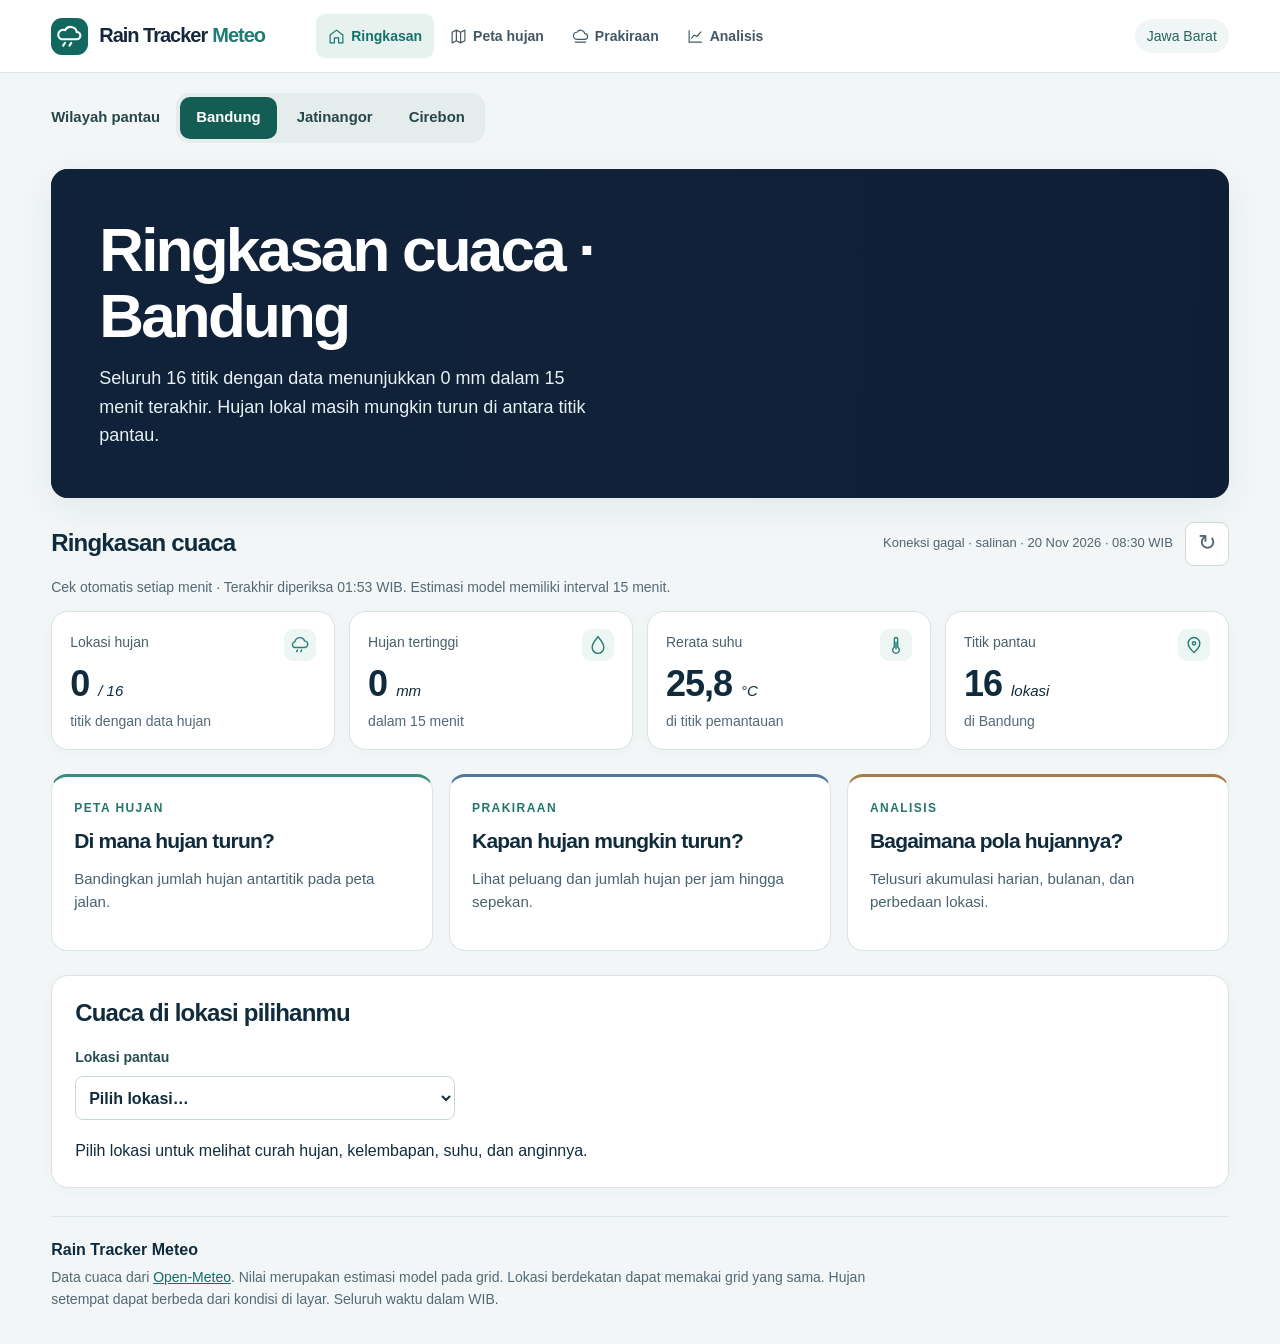
<file: index.html>
<!doctype html><html lang="id"><meta charset="utf-8"><meta name="viewport" content="width=device-width,initial-scale=1"><meta name="theme-color" content="#101f34"><title>Ringkasan cuaca · Rain Tracker Meteo</title><link rel="stylesheet" href="style.css"><link rel="stylesheet" href="layout.css?v=regional2"><body data-page="index">
<header><div class="wrap nav"><a class="brand" href="index.html"><span class="logo"><svg viewBox="0 0 32 32" aria-hidden="true"><path d="M7 19h17a4 4 0 0 0 0-8 7 7 0 0 0-13-2 5 5 0 0 0-4 10Zm4 4-2 3m9-3-2 3" fill="none" stroke="currentColor" stroke-width="2.3" stroke-linecap="round"/></svg></span> Rain Tracker <b>Meteo</b></a><nav aria-label="Halaman utama"><a aria-current="page" href="index.html"><svg viewBox="0 0 24 24" fill="none" stroke="currentColor" stroke-width="1.65" stroke-linejoin="round" aria-hidden="true"><path d="M3 10l9-7 9 7v11h-6v-7H9v7H3Z"/></svg>Ringkasan</a><a href="peta.html"><svg viewBox="0 0 24 24" fill="none" stroke="currentColor" stroke-width="1.65" stroke-linejoin="round" aria-hidden="true"><path d="M3 6l6-3 6 3 6-3v15l-6 3-6-3-6 3Zm6-3v15m6-12v15"/></svg>Peta hujan</a><a href="prakiraan.html"><svg viewBox="0 0 24 24" fill="none" stroke="currentColor" stroke-width="1.65" stroke-linejoin="round" aria-hidden="true"><path d="M4 20h16M7 16a5 5 0 0 1 0-10 6 6 0 0 1 11 2 4 4 0 0 1 0 8Z"/></svg>Prakiraan</a><a href="analisis.html"><svg viewBox="0 0 24 24" fill="none" stroke="currentColor" stroke-width="1.65" stroke-linejoin="round" aria-hidden="true"><path d="M3 3v17h18M6 15l4-5 4 2 6-7"/></svg>Analisis</a></nav><span class="city">Jawa Barat</span></div></header>
<main class="wrap" id="top"><div class="region-bar"><span>Wilayah pantau</span><div role="group" aria-label="Wilayah pantau"><a href="?wilayah=bandung" data-region="bandung">Bandung</a><a href="?wilayah=jatinangor" data-region="jatinangor">Jatinangor</a><a href="?wilayah=cirebon" data-region="cirebon">Cirebon</a></div></div><section class="hero route-hero"><div><h1>Ringkasan cuaca</h1><p id="distribution" class="hero-report">Memuat kondisi titik pantau…</p></div></section><section><div class="title"><h2>Ringkasan cuaca</h2><div class="tools"><span id="stamp" role="status">Memuat data…</span><button id="refresh" aria-label="Perbarui data" title="Perbarui data">↻</button></div></div><p id="freshness" class="freshness"></p><div class="stats" id="stats"></div></section><div class="destinations"><a href="peta.html"><small>PETA HUJAN</small><h2>Di mana hujan turun?</h2><p>Bandingkan jumlah hujan antartitik pada peta jalan.</p></a><a href="prakiraan.html"><small>PRAKIRAAN</small><h2>Kapan hujan mungkin turun?</h2><p>Lihat peluang dan jumlah hujan per jam hingga sepekan.</p></a><a href="analisis.html"><small>ANALISIS</small><h2>Bagaimana pola hujannya?</h2><p>Telusuri akumulasi harian, bulanan, dan perbedaan lokasi.</p></a></div><article class="pad"><h2>Cuaca di lokasi pilihanmu</h2><div class="locator"><label for="place">Lokasi pantau</label><select id="place"><option value="">Pilih lokasi…</option></select></div><div id="detail"></div></article><footer><b>Rain Tracker Meteo</b><p>Data cuaca dari <a href="https://open-meteo.com/">Open-Meteo</a>. Nilai merupakan estimasi model pada grid. Lokasi berdekatan dapat memakai grid yang sama. Hujan setempat dapat berbeda dari kondisi di layar. Seluruh waktu dalam WIB.</p></footer></main><script type="module">import('./app.js?v=crb6').catch(()=>{const message=document.createElement('p');message.className='empty';message.setAttribute('role','alert');message.textContent='Data halaman gagal dimuat. ';const retry=document.createElement('button');retry.textContent='Coba lagi';retry.onclick=()=>location.reload();message.append(retry);document.querySelector('main').prepend(message);});</script></body></html>
</file>
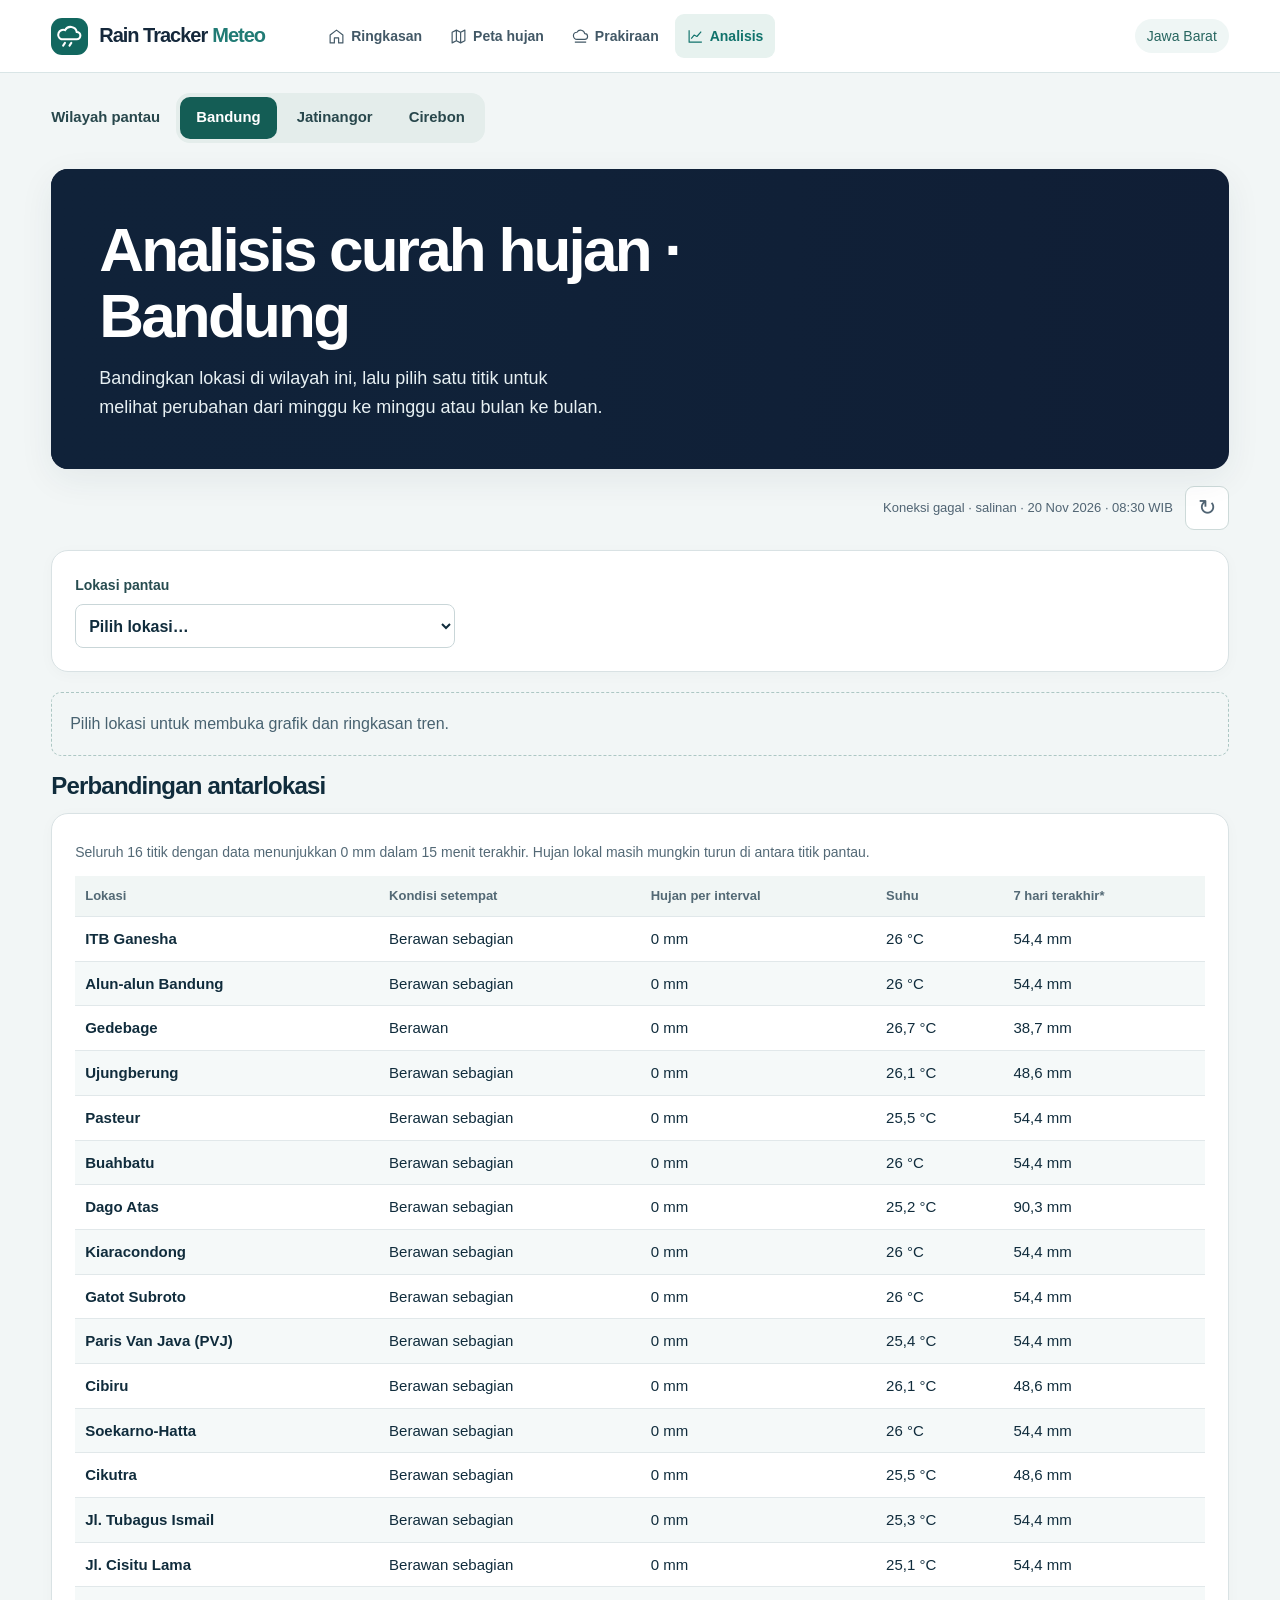
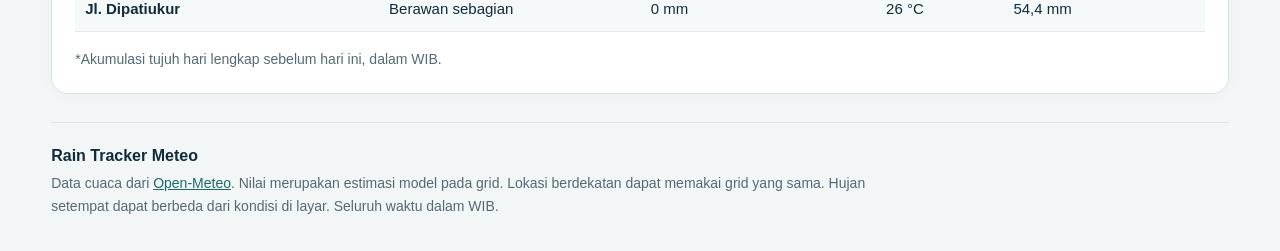
<file: analisis.html>
<!doctype html><html lang="id"><meta charset="utf-8"><meta name="viewport" content="width=device-width,initial-scale=1"><meta name="theme-color" content="#101f34"><title>Analisis curah hujan · Rain Tracker Meteo</title><link rel="stylesheet" href="style.css"><link rel="stylesheet" href="layout.css?v=regional2"><body data-page="analisis">
<header><div class="wrap nav"><a class="brand" href="index.html"><span class="logo"><svg viewBox="0 0 32 32" aria-hidden="true"><path d="M7 19h17a4 4 0 0 0 0-8 7 7 0 0 0-13-2 5 5 0 0 0-4 10Zm4 4-2 3m9-3-2 3" fill="none" stroke="currentColor" stroke-width="2.3" stroke-linecap="round"/></svg></span> Rain Tracker <b>Meteo</b></a><nav aria-label="Halaman utama"><a href="index.html"><svg viewBox="0 0 24 24" fill="none" stroke="currentColor" stroke-width="1.65" stroke-linejoin="round" aria-hidden="true"><path d="M3 10l9-7 9 7v11h-6v-7H9v7H3Z"/></svg>Ringkasan</a><a href="peta.html"><svg viewBox="0 0 24 24" fill="none" stroke="currentColor" stroke-width="1.65" stroke-linejoin="round" aria-hidden="true"><path d="M3 6l6-3 6 3 6-3v15l-6 3-6-3-6 3Zm6-3v15m6-12v15"/></svg>Peta hujan</a><a href="prakiraan.html"><svg viewBox="0 0 24 24" fill="none" stroke="currentColor" stroke-width="1.65" stroke-linejoin="round" aria-hidden="true"><path d="M4 20h16M7 16a5 5 0 0 1 0-10 6 6 0 0 1 11 2 4 4 0 0 1 0 8Z"/></svg>Prakiraan</a><a aria-current="page" href="analisis.html"><svg viewBox="0 0 24 24" fill="none" stroke="currentColor" stroke-width="1.65" stroke-linejoin="round" aria-hidden="true"><path d="M3 3v17h18M6 15l4-5 4 2 6-7"/></svg>Analisis</a></nav><span class="city">Jawa Barat</span></div></header>
<main class="wrap" id="top"><div class="region-bar"><span>Wilayah pantau</span><div role="group" aria-label="Wilayah pantau"><a href="?wilayah=bandung" data-region="bandung">Bandung</a><a href="?wilayah=jatinangor" data-region="jatinangor">Jatinangor</a><a href="?wilayah=cirebon" data-region="cirebon">Cirebon</a></div></div><section class="hero route-hero"><div><h1>Analisis curah hujan</h1><p>Bandingkan lokasi di wilayah ini, lalu pilih satu titik untuk melihat perubahan dari minggu ke minggu atau bulan ke bulan.</p></div></section><div class="tools"><span id="stamp" role="status">Memuat data…</span><button id="refresh" aria-label="Perbarui data">↻</button></div><article class="pad select-panel"><div class="locator"><label for="place">Lokasi pantau</label><select id="place"><option value="">Pilih lokasi…</option></select></div></article><p class="empty" id="prompt">Pilih lokasi untuk membuka grafik dan ringkasan tren.</p><section id="riwayat" hidden><article class="pad"><div class="charthead"><div><small id="chartloc"></small><h3>Riwayat curah hujan</h3></div><div class="switch"><button id="day" aria-pressed="true">Harian</button><button id="month" aria-pressed="false">Bulanan</button></div></div><p id="range"></p><div id="chart"></div><p id="trend" class="insight" aria-live="polite"></p></article></section><section class="compare"><div class="title"><h2>Perbandingan antarlokasi</h2></div><article class="pad"><p id="distribution"></p><div class="scroll"><table><thead><tr><th>Lokasi</th><th>Kondisi setempat</th><th>Hujan per interval</th><th>Suhu</th><th>7 hari terakhir*</th></tr></thead><tbody id="rows"></tbody></table></div><p>*Akumulasi tujuh hari lengkap sebelum hari ini, dalam WIB.</p></article></section><footer><b>Rain Tracker Meteo</b><p>Data cuaca dari <a href="https://open-meteo.com/">Open-Meteo</a>. Nilai merupakan estimasi model pada grid. Lokasi berdekatan dapat memakai grid yang sama. Hujan setempat dapat berbeda dari kondisi di layar. Seluruh waktu dalam WIB.</p></footer></main><script type="module">import('./app.js?v=crb6').catch(()=>{const message=document.createElement('p');message.className='empty';message.setAttribute('role','alert');message.textContent='Data halaman gagal dimuat. ';const retry=document.createElement('button');retry.textContent='Coba lagi';retry.onclick=()=>location.reload();message.append(retry);document.querySelector('main').prepend(message);});</script></body></html>
</file>
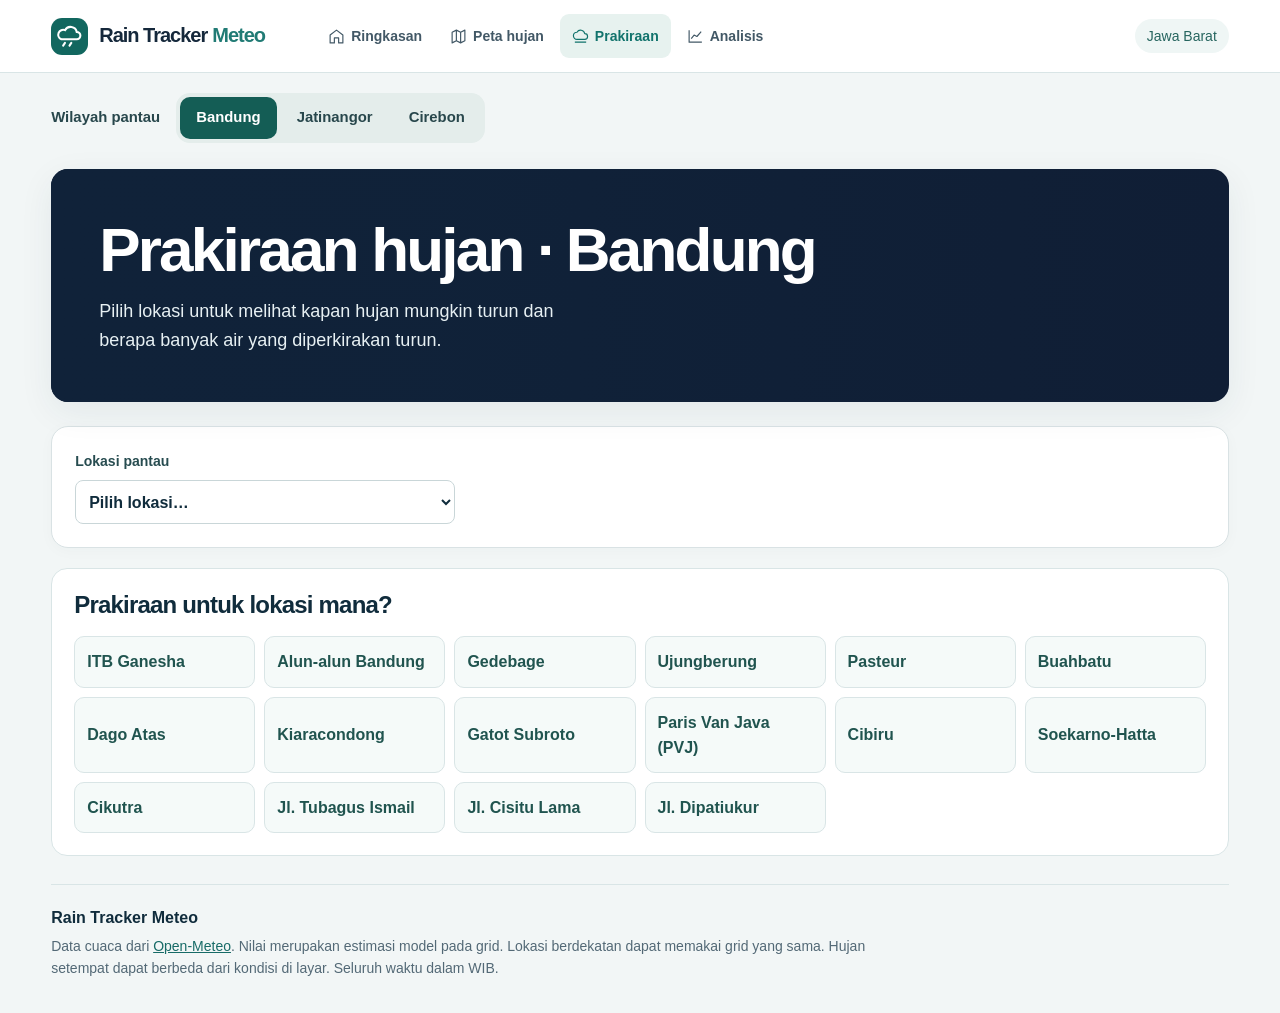
<file: prakiraan.html>
<!doctype html><html lang="id"><meta charset="utf-8"><meta name="viewport" content="width=device-width,initial-scale=1"><meta name="theme-color" content="#101f34"><title>Prakiraan hujan · Rain Tracker Meteo</title><link rel="stylesheet" href="style.css"><link rel="stylesheet" href="layout.css?v=regional2"><body data-page="prakiraan">
<header><div class="wrap nav"><a class="brand" href="index.html"><span class="logo"><svg viewBox="0 0 32 32" aria-hidden="true"><path d="M7 19h17a4 4 0 0 0 0-8 7 7 0 0 0-13-2 5 5 0 0 0-4 10Zm4 4-2 3m9-3-2 3" fill="none" stroke="currentColor" stroke-width="2.3" stroke-linecap="round"/></svg></span> Rain Tracker <b>Meteo</b></a><nav aria-label="Halaman utama"><a href="index.html"><svg viewBox="0 0 24 24" fill="none" stroke="currentColor" stroke-width="1.65" stroke-linejoin="round" aria-hidden="true"><path d="M3 10l9-7 9 7v11h-6v-7H9v7H3Z"/></svg>Ringkasan</a><a href="peta.html"><svg viewBox="0 0 24 24" fill="none" stroke="currentColor" stroke-width="1.65" stroke-linejoin="round" aria-hidden="true"><path d="M3 6l6-3 6 3 6-3v15l-6 3-6-3-6 3Zm6-3v15m6-12v15"/></svg>Peta hujan</a><a aria-current="page" href="prakiraan.html"><svg viewBox="0 0 24 24" fill="none" stroke="currentColor" stroke-width="1.65" stroke-linejoin="round" aria-hidden="true"><path d="M4 20h16M7 16a5 5 0 0 1 0-10 6 6 0 0 1 11 2 4 4 0 0 1 0 8Z"/></svg>Prakiraan</a><a href="analisis.html"><svg viewBox="0 0 24 24" fill="none" stroke="currentColor" stroke-width="1.65" stroke-linejoin="round" aria-hidden="true"><path d="M3 3v17h18M6 15l4-5 4 2 6-7"/></svg>Analisis</a></nav><span class="city">Jawa Barat</span></div></header>
<main class="wrap" id="top"><div class="region-bar"><span>Wilayah pantau</span><div role="group" aria-label="Wilayah pantau"><a href="?wilayah=bandung" data-region="bandung">Bandung</a><a href="?wilayah=jatinangor" data-region="jatinangor">Jatinangor</a><a href="?wilayah=cirebon" data-region="cirebon">Cirebon</a></div></div><section class="hero route-hero"><div><h1>Prakiraan hujan</h1><p>Pilih lokasi untuk melihat kapan hujan mungkin turun dan berapa banyak air yang diperkirakan turun.</p></div></section><article class="pad select-panel"><div class="locator"><label for="place">Lokasi pantau</label><select id="place"><option value="">Pilih lokasi…</option></select></div></article><section class="location-menu" id="prompt"><h2>Prakiraan untuk lokasi mana?</h2><div id="selectgrid"></div></section><section id="prakiraan" hidden><article class="pad"><div class="charthead"><div><small id="forecastloc"></small><h2>Prakiraan cuaca</h2></div><div class="switch"><button id="hourly" aria-pressed="true">24 jam</button><button id="daily" aria-pressed="false">7 hari</button></div></div><p class="insight" id="outlookbrief"></p><div class="strip-head"><p id="forecastnote"></p><div><button id="prev" aria-label="Periode sebelumnya">‹</button><button id="next" aria-label="Periode berikutnya">›</button></div></div><div id="forecastcards" tabindex="0" aria-label="Prakiraan per periode, geser untuk melihat selengkapnya"></div><p id="probnote"></p></article></section><footer><b>Rain Tracker Meteo</b><p>Data cuaca dari <a href="https://open-meteo.com/">Open-Meteo</a>. Nilai merupakan estimasi model pada grid. Lokasi berdekatan dapat memakai grid yang sama. Hujan setempat dapat berbeda dari kondisi di layar. Seluruh waktu dalam WIB.</p></footer></main><script type="module">import('./app.js?v=crb6').catch(()=>{const message=document.createElement('p');message.className='empty';message.setAttribute('role','alert');message.textContent='Data halaman gagal dimuat. ';const retry=document.createElement('button');retry.textContent='Coba lagi';retry.onclick=()=>location.reload();message.append(retry);document.querySelector('main').prepend(message);});</script></body></html>
</file>
<file: style.css>
*{box-sizing:border-box}html{scroll-behavior:smooth;scroll-padding-top:20px}body{margin:0;color:#162636;background:#f4f7f8;font:16px/1.5 "Inter",Arial,sans-serif}.wrap{max-width:1280px;margin:auto;padding:0 4vw}header{background:#fff;border-bottom:1px solid #dce3e4}.nav{height:72px;display:flex;align-items:center;gap:4vw}.brand{font-size:20px;font-weight:750;letter-spacing:-1px;color:#15283b;display:flex;align-items:center;gap:5px;text-decoration:none}.brand b{color:#217b75}.logo{background:#164d50;color:#fff;font-size:24px;width:37px;height:37px;border-radius:11px;text-align:center;margin-right:6px}.city,nav a{font-size:14px;color:#425866}.city{margin-left:auto;background:#eff6f5;padding:6px 12px;border-radius:20px;color:#26655f}nav{display:flex;gap:28px}a{color:#176b67}nav a{text-decoration:none;font-weight:600}nav a:hover,nav a:focus{text-decoration:underline}.hero{margin:26px 0 28px;overflow:hidden;border-radius:17px;background:#101e35 url(terrain.svg) no-repeat right center;background-size:auto 123%;color:#fff;position:relative}.hero>div{padding:29px 35px;background:linear-gradient(90deg,#101e35 21%,rgba(16,30,53,.9) 34%,transparent 66%)}small{display:block;font-size:12px;font-weight:750;letter-spacing:1.8px;color:#23756f}.hero small{color:#91d9ca}.hero h1{font-size:clamp(42px,4.5vw,63px);line-height:1.01;letter-spacing:-2.8px;margin:10px 0 12px}.hero h1 span{color:#8ce1c5}.hero p{color:#d5dfe7;margin:0;font-size:15px}.title,.charthead,.tools{display:flex;align-items:center;justify-content:space-between;gap:12px}.title{margin-bottom:13px}h2,h3{letter-spacing:-.8px;margin:0;line-height:1.2}h2{font-size:24px}h3{font-size:21px;margin-top:6px}.tools{font-size:13px;color:#506473}button,select{font:inherit;color:inherit}button{cursor:pointer}.tools button{width:34px;height:34px;font-size:22px;background:white;border:1px solid #cddad9;border-radius:9px}.stats{display:grid;grid-template-columns:repeat(4,1fr);gap:14px}article,.metric{background:#fff;border:1px solid #d9e2e4;border-radius:14px;overflow:hidden}.metric{padding:17px 18px;position:relative}.metric .icon{float:right;color:#277e79;background:#edf6f3;border-radius:9px;padding:6px;display:flex}.icon svg{width:20px;height:20px}.metric strong{display:block;font-size:29px;letter-spacing:-1px;margin-top:7px;line-height:1.25}.metric strong em{font-size:15px;font-weight:500;letter-spacing:0}.metric label,.panelhead label{font-size:14px;color:#49606c}.metric p,.panelhead p,.pad>p,.detailnote,footer p{font-size:14px;color:#536976;margin:4px 0 0}.columns{display:grid;grid-template-columns:1.55fr 1fr;gap:18px}.columns,.wrap>section:not(.hero){margin-bottom:24px}.panelhead,.pad{padding:23px}.panelhead h2{margin-top:5px}.map{aspect-ratio:570/365;position:relative;background:#e5eeea url(bandung-map.webp) center/100% 100%;margin:0 12px;border-radius:10px;overflow:hidden}.north,.attr{position:absolute;padding:3px 6px;background:#ffffffda;border-radius:4px;font-size:12px}.north{right:10px;top:10px}.attr{bottom:2px;right:2px;font-size:10px}.pin{position:absolute;transform:translate(-50%,-50%);border:2px solid white;border-radius:50%;width:15px;height:15px;padding:0;box-shadow:0 0 0 4px #284e6622;background:#589383}.pin.wet{background:#416dc0}.pin.empty{background:#7a8389}.pin[aria-pressed=true]{outline:3px solid #123b4a;z-index:2}.pin span{position:absolute;white-space:nowrap;left:50%;top:14px;transform:translateX(-50%);color:#233f48;background:#fffffff0;border-radius:4px;font:600 12px/1.4 Arial;padding:1px 4px}.legend{display:flex;align-items:center;gap:6px;font-size:13px;color:#445a64;padding:14px 18px}.legend i{width:9px;height:9px;border-radius:50%;background:#589383}.legend i:nth-child(2){background:#416dc0;margin-left:12px}.legend i:nth-child(3){background:#7a8389;margin-left:12px}.panelhead label{display:block;margin-top:15px}select{width:100%;border:1px solid #c9d6d8;background:white;border-radius:8px;padding:9px;margin-top:4px}#detail{padding:0 23px 20px}.reading{border-radius:10px;background:#eaf5f2;padding:16px;color:#195f59}.reading strong{display:block;font-size:24px}.reading span{font-size:14px}.values{display:grid;grid-template-columns:1fr 1fr;gap:12px;margin:16px 0}.values div{border-bottom:1px solid #e2e9ea;padding-bottom:7px}.values span{display:block;font-size:13px;color:#536976}.switch{background:#eef3f4;padding:4px;border-radius:8px;display:flex}.switch button{background:transparent;border:0;padding:6px 12px;border-radius:6px;font-size:14px}.switch button[aria-pressed=true]{background:#fff;color:#12635f;box-shadow:0 1px 4px #253b4125}#chart{margin:18px 0;overflow-x:auto}#chart svg{min-width:580px;width:100%;display:block}.insight{padding:12px 15px;background:#eff7f5;border-left:3px solid #388b80}.scroll{overflow:auto}table{width:100%;border-collapse:collapse;white-space:nowrap;font-size:15px;margin:12px 0}th,td{text-align:left;padding:10px;border-bottom:1px solid #e1e8ea}th{background:#f1f6f5;font-size:13px;color:#536975}footer{padding:12px 0 34px}footer p{max-width:850px}button:focus-visible,a:focus-visible,select:focus-visible{outline:3px solid #2b7da2}@media(max-width:770px){.city{display:none}.nav{justify-content:space-between;gap:8px}nav{gap:12px}.columns{grid-template-columns:1fr}.stats{grid-template-columns:1fr 1fr}.hero{background-position:65% center}.hero>div{background:linear-gradient(90deg,#101e35ee,transparent)}.title{align-items:flex-start}.tools{text-align:right;max-width:56%}}@media(max-width:540px){.nav{height:auto;align-items:flex-start;flex-direction:column;padding-top:12px;padding-bottom:10px}.hero>div{padding:24px}.hero{background-size:auto 100%;background-position:50% center}.stats{gap:8px}.metric{padding:12px}.metric .icon{float:none;display:inline-flex;margin-bottom:5px}.metric label{display:block}.title h2{font-size:21px}.panelhead,.pad{padding:17px}.charthead{align-items:flex-start;flex-wrap:wrap}.pin span{font-size:10px}.tools{font-size:12px}.hero small{letter-spacing:1.4px}}
.hero h1 #heroplace{color:white}.herolabel{display:inline-flex;align-items:center;gap:10px;margin-top:14px;font-size:14px;color:#d8e9e7}.herolabel select{margin:0;background:#21364b;color:white;border-color:#5c7585;width:auto}.hero #heroweather{display:flex;align-items:center;gap:8px}.hero #heroweather b{font-size:22px;color:white}.freshness{color:#536976;font-size:14px;margin:-3px 0 13px}#forecastcards{display:flex;overflow:auto;gap:8px;padding:14px 0;scroll-snap-type:x proximity}.period{flex:0 0 138px;padding:14px;border:1px solid #d8e3e5;border-radius:10px;background:linear-gradient(180deg,#f5fafa,white);scroll-snap-align:start}.period>*{display:block}.period svg{margin:12px 0 4px}.period strong{font-size:24px}.period span,.period small{color:#526975;font-size:13px;letter-spacing:0;font-weight:normal}.period div{font-size:14px;min-height:44px}.period small{margin-top:3px}#prakiraan h2{margin:6px 0}.scroll td:nth-child(2){white-space:normal}.hero>div{background:linear-gradient(90deg,#101e35 25%,rgba(16,30,53,.92) 40%,transparent 78%)}
</file>
<file: layout.css>
:root{--ink:#102c3c;--sea:#11736c;--muted:#486270;--line:#d9e5e6}
body{color:var(--ink);background:linear-gradient(160deg,#edf5f4,#f6f8fa 40%,#edf3f5);font-family:Inter,"Segoe UI",Arial,sans-serif}
header{border-color:var(--line)}.logo{display:grid;place-items:center;background:#12675f}.logo svg{width:29px;height:29px}
nav a{display:flex;align-items:center;gap:6px;min-height:44px}nav svg{width:17px;height:17px}
.hero{box-shadow:0 10px 35px #20394912}.hero>div{padding:34px 38px}.hero-actions{display:flex;align-items:flex-end;flex-wrap:wrap;gap:16px;margin-top:15px}
.herolabel{display:grid;gap:4px;margin:0;font-weight:600}.herolabel select{min-height:44px;padding-inline:12px;border-radius:10px}.hero-actions a{display:grid;align-items:center;min-height:44px;color:#d4f4ef;text-underline-offset:4px;font-size:14px}
article,.metric{border-radius:17px;box-shadow:0 3px 15px #23434d07}article{min-width:0}.columns{align-items:start;grid-template-columns:minmax(0,1.3fr) minmax(0,1fr)}
.reading{background:linear-gradient(110deg,#dff3ec,#f2faf7);border:1px solid #cde6dc;border-radius:12px}.reading-list{margin:14px 0}
.reading-row{padding:13px 0;border-bottom:1px solid var(--line)}.reading-line{display:flex;align-items:baseline;gap:10px;justify-content:space-between}
.reading-line span{font-size:15px;font-weight:650}.reading-line strong{color:var(--sea);font-size:21px;white-space:nowrap;letter-spacing:-.6px}
.reading-row p{font-size:15px;line-height:1.5;color:var(--muted);margin:5px 0}.reading-row details{font-size:14px;color:var(--sea)}summary{cursor:pointer}.reading-row summary{padding:5px 0;width:fit-content}
.period{border-radius:13px}.period:first-child{border-top:3px solid #248c80}.tools button,.switch button,#place{min-height:44px}.tools button{min-width:44px}.tools{font-variant-numeric:tabular-nums}
@media(max-width:800px){.columns{grid-template-columns:minmax(0,1fr)}.wrap{padding-inline:clamp(12px,4vw,26px)}}
@media(max-width:640px){
 body{padding-bottom:calc(76px + env(safe-area-inset-bottom))}.nav{height:60px;display:flex;align-items:center;justify-content:space-between;flex-direction:row;padding-block:0}.city{display:inline;font-size:12px;padding:5px 8px}.brand{font-size:18px}.logo{width:32px;height:32px}
 nav{position:fixed;inset:auto 0 0;z-index:10;display:grid;grid-template-columns:repeat(4,1fr);gap:0;padding:4px 6px calc(4px + env(safe-area-inset-bottom));background:#fffffff5;border-top:1px solid var(--line);box-shadow:0 -4px 18px #173a4810}nav a{display:flex;flex-direction:column;justify-content:center;gap:2px;font-size:12px;min-height:50px;border-radius:10px}nav svg{width:20px;height:20px}nav a[aria-current]{color:#09675e;background:#e8f4f1}
 .hero{margin:15px 0 20px;border-radius:18px;background-position:65% center}.hero>div{padding:24px 19px;background:linear-gradient(95deg,#102035f2,#112338d9 45%,#12263d33)}.hero h1{font-size:clamp(32px,8.2vw,46px);letter-spacing:-1.7px}.hero-actions{gap:12px}.hero-actions a{font-size:14px}
 .title{flex-wrap:wrap;align-items:center}.tools{max-width:100%;font-size:12px}.stats{gap:9px}.metric{padding:12px 13px}.metric .icon{float:right;padding:4px}.icon svg{width:16px;height:16px}.metric label{font-size:13px;padding-right:22px}.metric strong{font-size:25px}.metric p{font-size:13px}.freshness{font-size:13px;line-height:1.5}
 .panelhead,.pad{padding:17px}.panelhead h2,.pad h2{font-size:22px}#detail{padding:0 17px 16px}.reading-row p{font-size:15px}
 .map{margin:0 8px}.pin{width:19px;height:19px}.pin:before{content:'';position:absolute;inset:-6px}.pin span{top:17px}.pin:nth-child(5) span{top:auto;bottom:16px}.pin:nth-child(8) span{left:100%;transform:none}
 .period{flex-basis:128px}.switch button{padding:6px 10px}.compare table,.compare tbody{display:block;white-space:normal}.compare thead{position:absolute;clip-path:inset(50%);height:1px;width:1px;overflow:hidden}.compare tr{display:grid;grid-template-columns:1fr 1fr 1fr;gap:8px;padding:13px 0;border-bottom:1px solid var(--line)}.compare td{padding:0;border:0;font-size:14px}.compare td:first-child{grid-column:span 2;font-size:16px}.compare td:nth-child(2){text-align:right;color:var(--sea)}.compare td:nth-child(n+3):before{display:block;font-size:12px;color:var(--muted)}.compare td:nth-child(3):before{content:'Hujan / interval'}.compare td:nth-child(4):before{content:'Suhu'}.compare td:nth-child(5):before{content:'Total 7 hari'}
}
@media(prefers-reduced-motion:reduce){html{scroll-behavior:auto}}
.route-hero h1{font-size:clamp(34px,5vw,62px);margin:0 0 14px}.route-hero p{max-width:520px}.route-hero>div{padding-block:42px}.destinations{display:grid;grid-template-columns:repeat(3,1fr);gap:14px;margin:24px 0}.destinations a{border:1px solid var(--line);background:white;border-radius:16px;padding:22px;text-decoration:none;color:var(--ink)}.destinations a:hover{border-color:var(--sea);background:#f2faf7}.destinations h2{font-size:21px;margin:10px 0}.destinations p,.empty{color:var(--muted)}.locator{display:grid;gap:4px;margin:18px 0;max-width:380px;font-size:14px;font-weight:600}.locator select{font-size:16px;min-height:44px}.city-report{margin:12px 0 16px;font-size:18px}.select-panel{margin:20px 0}.select-panel .locator{margin:0}.empty{padding:18px;border:1px dashed #adc7c4;border-radius:10px}.wrap>.tools{justify-content:flex-end;margin-bottom:12px}.pad #detail{padding:0}.charthead #fit{padding:9px 12px;border:1px solid var(--line);background:#f0f6f5;border-radius:8px}#rainmap{height:clamp(350px,52vh,530px);border-radius:12px;z-index:0;background-color:#e3ebe7}.rain-marker span{display:grid;place-items:center;height:100%;background:#e7f5ed;border:2px solid #407e67;color:#1c4e40;font:700 14px Arial;border-radius:20px;box-shadow:0 2px 5px #152c3340}.rain-marker .rainy{background:#244d90;color:white;border-color:#fff}.rain-marker .chosen{outline:3px solid #ec9a23}.wrap nav a[aria-current]{color:var(--sea)}.wrap>footer{margin-top:28px}@media(max-width:640px){.destinations{grid-template-columns:1fr;gap:10px}.destinations a{padding:16px}.destinations h2,.destinations p{margin:5px 0}.route-hero>div{padding:26px 18px}.route-hero h1{letter-spacing:-1.6px}.wrap>.tools{max-width:100%}}

/* Reading layout across city, map, forecast and history views. */
body{background:#f2f6f6;line-height:1.58}
nav a[aria-current="page"]{border-radius:9px;background:#e7f2ef;color:#115f57}
@media(min-width:641px){nav{gap:4px}nav a{padding:8px 12px}.brand{white-space:nowrap}}
@media(min-width:641px) and (max-width:940px){.city{display:none}.nav{gap:4px;justify-content:space-between}nav a{padding:7px;font-size:13px}nav a svg{display:none}}
.route-hero{background-size:auto 125%;margin-bottom:24px}
.route-hero>div{padding:clamp(24px,4vw,48px);background:linear-gradient(92deg,#102239 0%,#102239ec 33%,#10223980 62%,transparent)}
.route-hero h1{max-width:750px;line-height:1.08;letter-spacing:-.045em}
.route-hero p{max-width:51ch;color:#e7f0f3;font-size:clamp(15px,1.5vw,18px)}
.destinations{gap:16px}.destinations a{border-top:3px solid #398c81;transition:background .15s}.destinations a:nth-child(2){border-top-color:#50759e}.destinations a:nth-child(3){border-top-color:#a67d44}.destinations a small{letter-spacing:.12em}.destinations p{font-size:15px;line-height:1.5}
.metric{font-variant-numeric:tabular-nums}.metric strong{font-size:clamp(26px,3vw,36px)}
main>.tools{margin-top:-7px;margin-bottom:14px}.switch{max-width:100%}
.strip-head,.strip-head>div{display:flex;align-items:center;justify-content:space-between;gap:8px}.strip-head p{font-size:14px;color:var(--muted)}.strip-head button,.empty button{min-width:40px;min-height:40px;color:var(--sea);background:#f1f7f6;border:1px solid #c0d4d1;border-radius:9px}.strip-head button{font-size:22px}.strip-head button:disabled{opacity:.4}
#forecastcards{scrollbar-color:#7ca9a3 #edf4f4;padding-block:8px 14px}.period{flex-basis:146px}.period b{font-size:15px}.period strong{font-size:26px}.period small{color:#324e60}
.location-menu{padding:22px;background:#fff;border:1px solid var(--line);border-radius:16px}#selectgrid{display:grid;grid-template-columns:repeat(auto-fit,minmax(155px,1fr));gap:9px;margin-top:16px}#selectgrid button{border:1px solid var(--line);border-radius:10px;padding:12px;background:#f5faf9;color:#20544f;text-align:left;font-weight:600}#selectgrid button:hover{background:#e6f2ef}
#chart{overflow:visible}#chart svg{min-width:0;width:100%;height:auto}#chart details{margin:8px 0}#chart dl{display:grid;grid-template-columns:repeat(auto-fit,minmax(170px,1fr));gap:4px 18px;margin:8px 0}#chart dl div{display:flex;justify-content:space-between;padding-block:5px;border-bottom:1px solid var(--line)}#chart dd{margin:0;font-weight:600}.compare tbody tr:nth-child(even){background:#f5f9f9}
.map-key{display:flex;flex-wrap:wrap;gap:14px;margin:12px 0;font-size:13px}.map-key span:before{content:'';display:inline-block;width:10px;height:10px;margin-right:5px;border-radius:50%;background:#5a947a}.map-key span:nth-child(2):before{background:#244d90}.map-key span:nth-child(3):before{background:#818b90}.rain-marker .unavailable{background:#e5e9eb;border-color:#818b90}
#rainmap .leaflet-control-zoom a{width:36px;height:36px;line-height:36px}.pad #mapnote{margin:10px 0;font-weight:600}.select-panel .locator label,.locator>label{color:#274c50;font-weight:650}
footer{border-top:1px solid var(--line);padding-top:20px}.wrap>article,.wrap>section{min-width:0}
@media(max-width:640px){.route-hero{margin-top:12px;background-position:64% center}.route-hero>div{padding:23px 19px;background:linear-gradient(95deg,#102239f5,#102239be 70%,#10223966)}.route-hero p{line-height:1.5}.title{gap:8px}.title .tools{flex-wrap:nowrap;max-width:100%;text-align:left}.tools span{min-width:0}.metric label{padding:0}.metric .icon{float:none;margin:0 0 4px}.metric label{display:block}.compare tbody tr{padding:12px 7px}.period{flex-basis:132px}.location-menu{padding:16px}#selectgrid{grid-template-columns:repeat(2,minmax(0,1fr))}#selectgrid button{font-size:14px}.strip-head{align-items:center}.strip-head>div{flex-shrink:0}#chart dl{font-size:14px}.charthead{flex-wrap:wrap}.brand{letter-spacing:-.7px}.route-hero h1{font-size:clamp(31px,8vw,45px)}}

/* Map-first layout and an immediately visible, locally hosted street layer. */
body[data-page="peta"] .route-hero>div{padding-block:24px}
body[data-page="peta"] .route-hero h1{font-size:clamp(32px,3.5vw,48px);margin-bottom:6px}
body[data-page="peta"] .route-hero{margin-bottom:12px}
body[data-page="peta"] .weather-layout{grid-template-columns:minmax(0,1.8fr) minmax(260px,1fr)}
body[data-page="peta"] .weather-layout>article:first-child>.locator{display:flex;align-items:center;gap:12px;max-width:none;margin:12px 0}
body[data-page="peta"] #layer{width:auto;max-width:100%;margin:0}
.map-stage{position:relative;isolation:isolate;background:#e6ece7;overflow:hidden;border-radius:12px}
.street-preview{position:absolute;inset:0;width:100%;height:100%;object-fit:cover;object-position:center}
.map-stage #rainmap{background:transparent;height:clamp(350px,54vh,610px)}
.map-ready .street-preview{visibility:hidden}
#mapplaces{display:grid;gap:0;margin-top:12px}
#mapplaces button{display:flex;align-items:center;justify-content:space-between;gap:10px;padding:10px 8px;text-align:left;color:var(--ink);background:transparent;border:0;border-bottom:1px solid var(--line);min-height:44px;font-size:15px}
#mapplaces b{color:#17665c;white-space:nowrap;font-variant-numeric:tabular-nums}
#mapplaces button[aria-pressed=true],#mapplaces button:hover{background:#e7f4ef}
.map-stage .leaflet-control-attribution{font-size:11px}
@media(max-width:800px){body[data-page="peta"] .weather-layout{grid-template-columns:minmax(0,1fr)}}
@media(max-width:640px){body[data-page="peta"] .route-hero>div{padding:18px}body[data-page="peta"] .weather-layout>article:first-child>.locator{flex-wrap:wrap;gap:5px}body[data-page="peta"] #layer{flex:1;min-width:140px}.map-stage #rainmap{height:clamp(300px,49svh,450px)}body[data-page="peta"] .wrap>.tools{margin:4px 0 9px}}

.region-bar{display:flex;align-items:center;gap:16px;margin:20px 0 12px;color:#28474c;font-size:0.93rem;font-weight:650}
.region-bar>div{display:flex;gap:4px;padding:4px;background:#e4edeb;border-radius:14px}
.region-bar a{display:grid;place-items:center;padding:9px 16px;border-radius:10px;text-decoration:none;color:#28474c}
.region-bar a[aria-current=true]{color:white;background:#145d55}
.region-bar a:hover,.region-bar a:focus-visible{outline:2px solid #297a70;outline-offset:0}
.point-source{display:inline-block;margin:4px 0;color:#175f66;font-size:.875rem}
.map-stage #rainmap{background:#e5eceb}
@media(max-width:600px){.region-bar{display:block;margin:14px 0 8px}.region-bar>span{display:block;margin-bottom:5px}.region-bar a{flex:1;padding:10px 5px}.region-bar>div{width:100%}}
</file>
